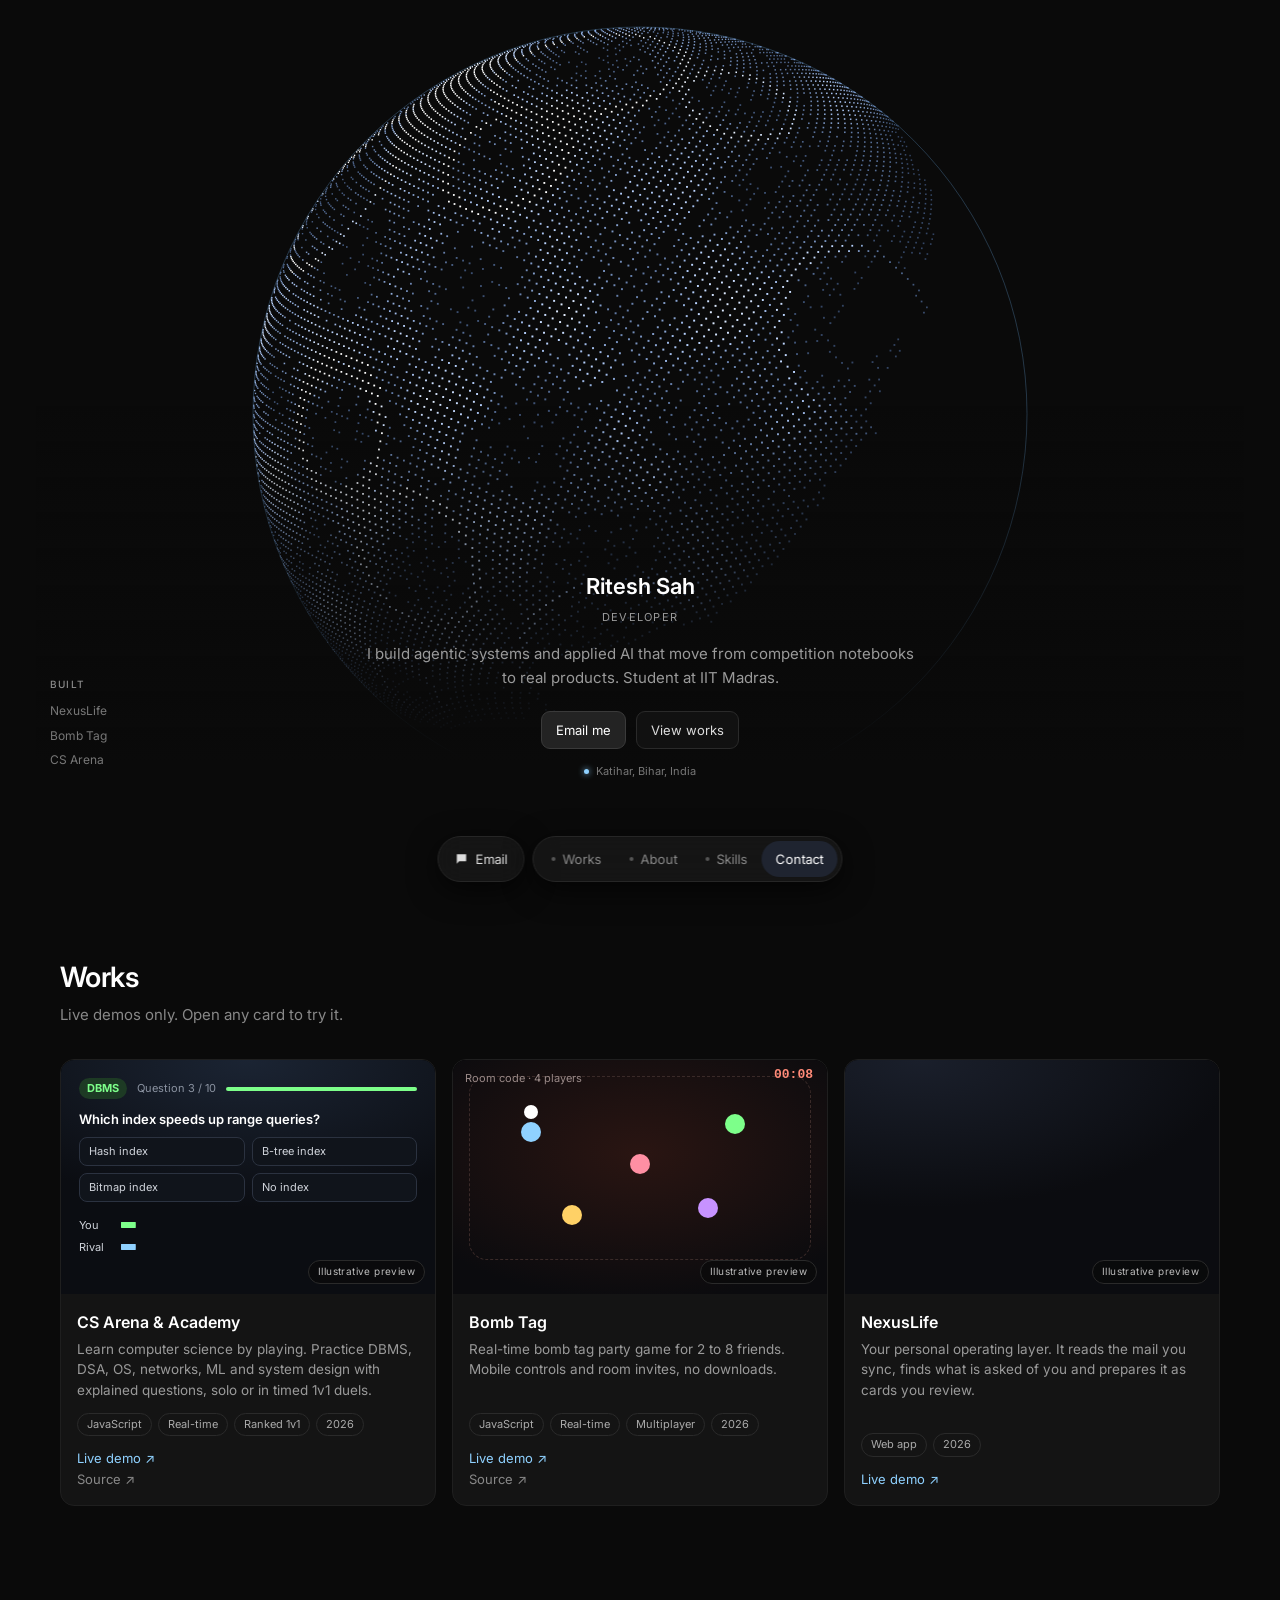
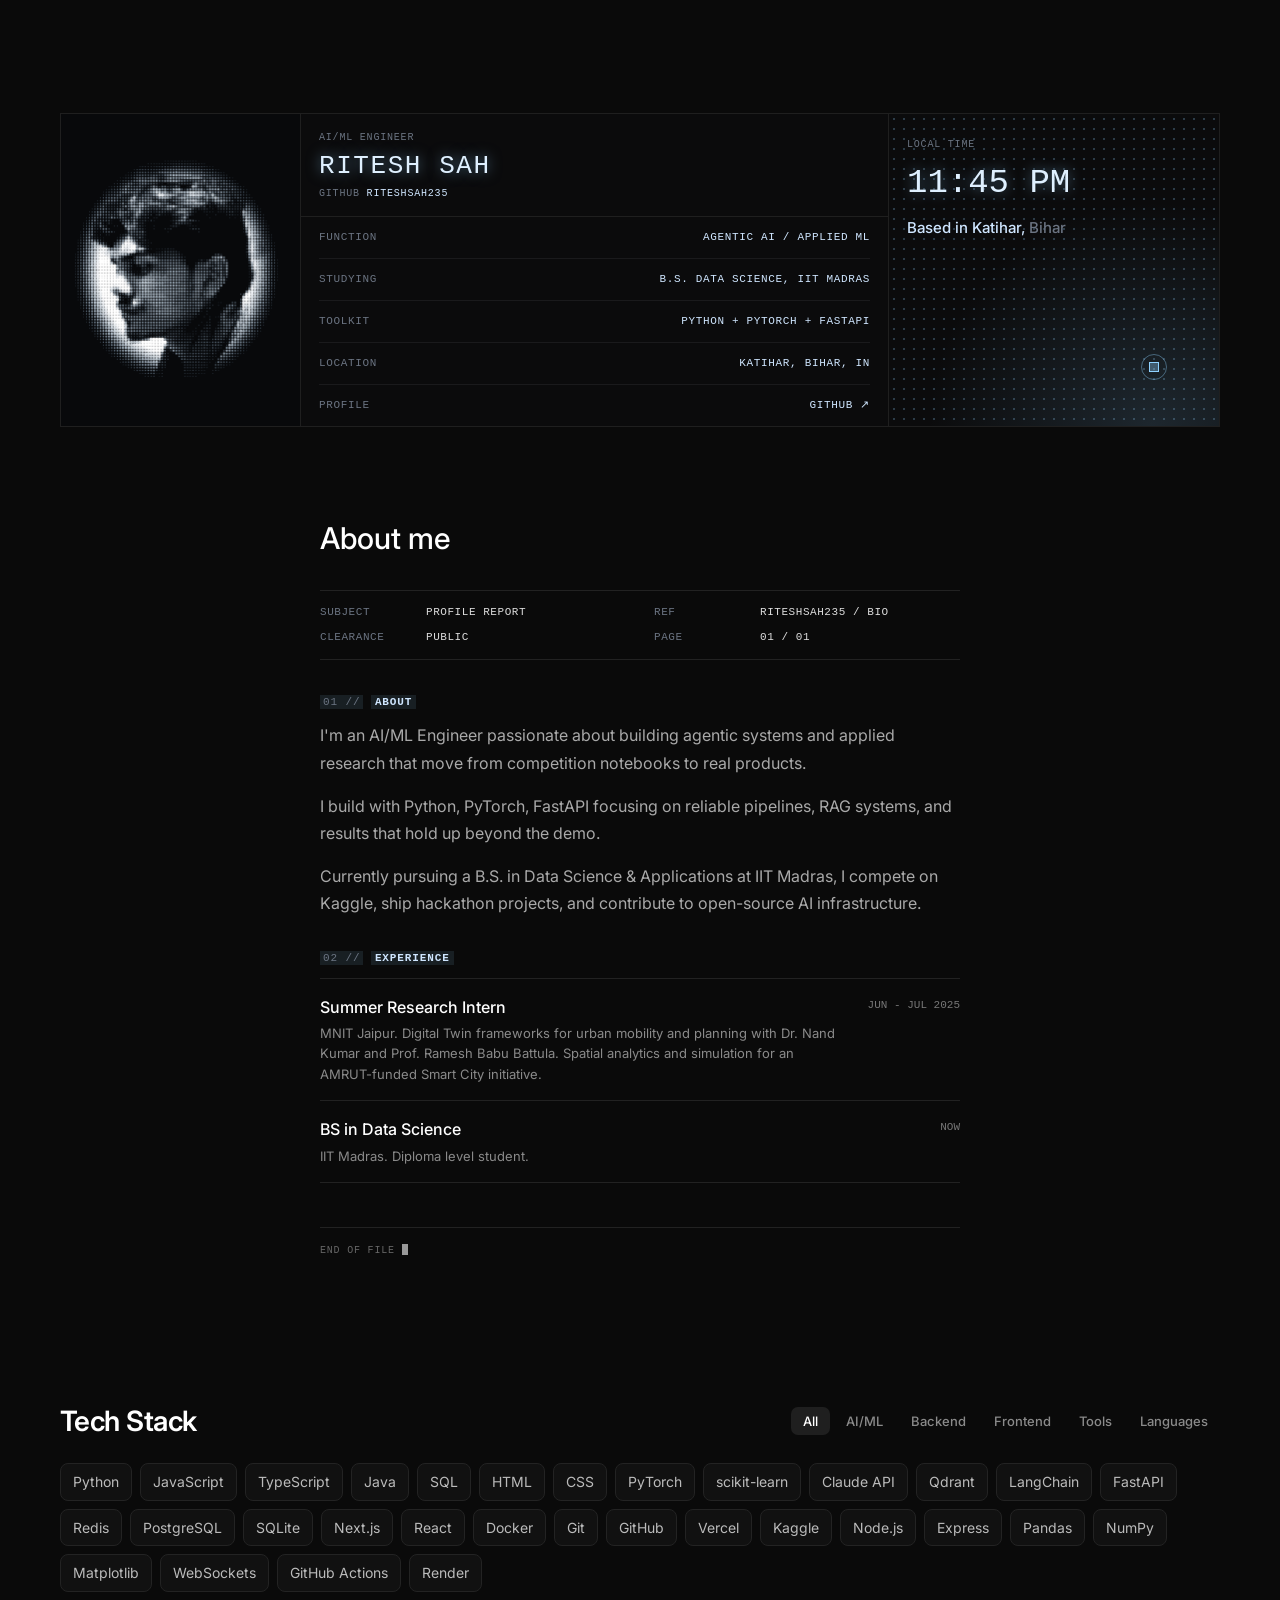
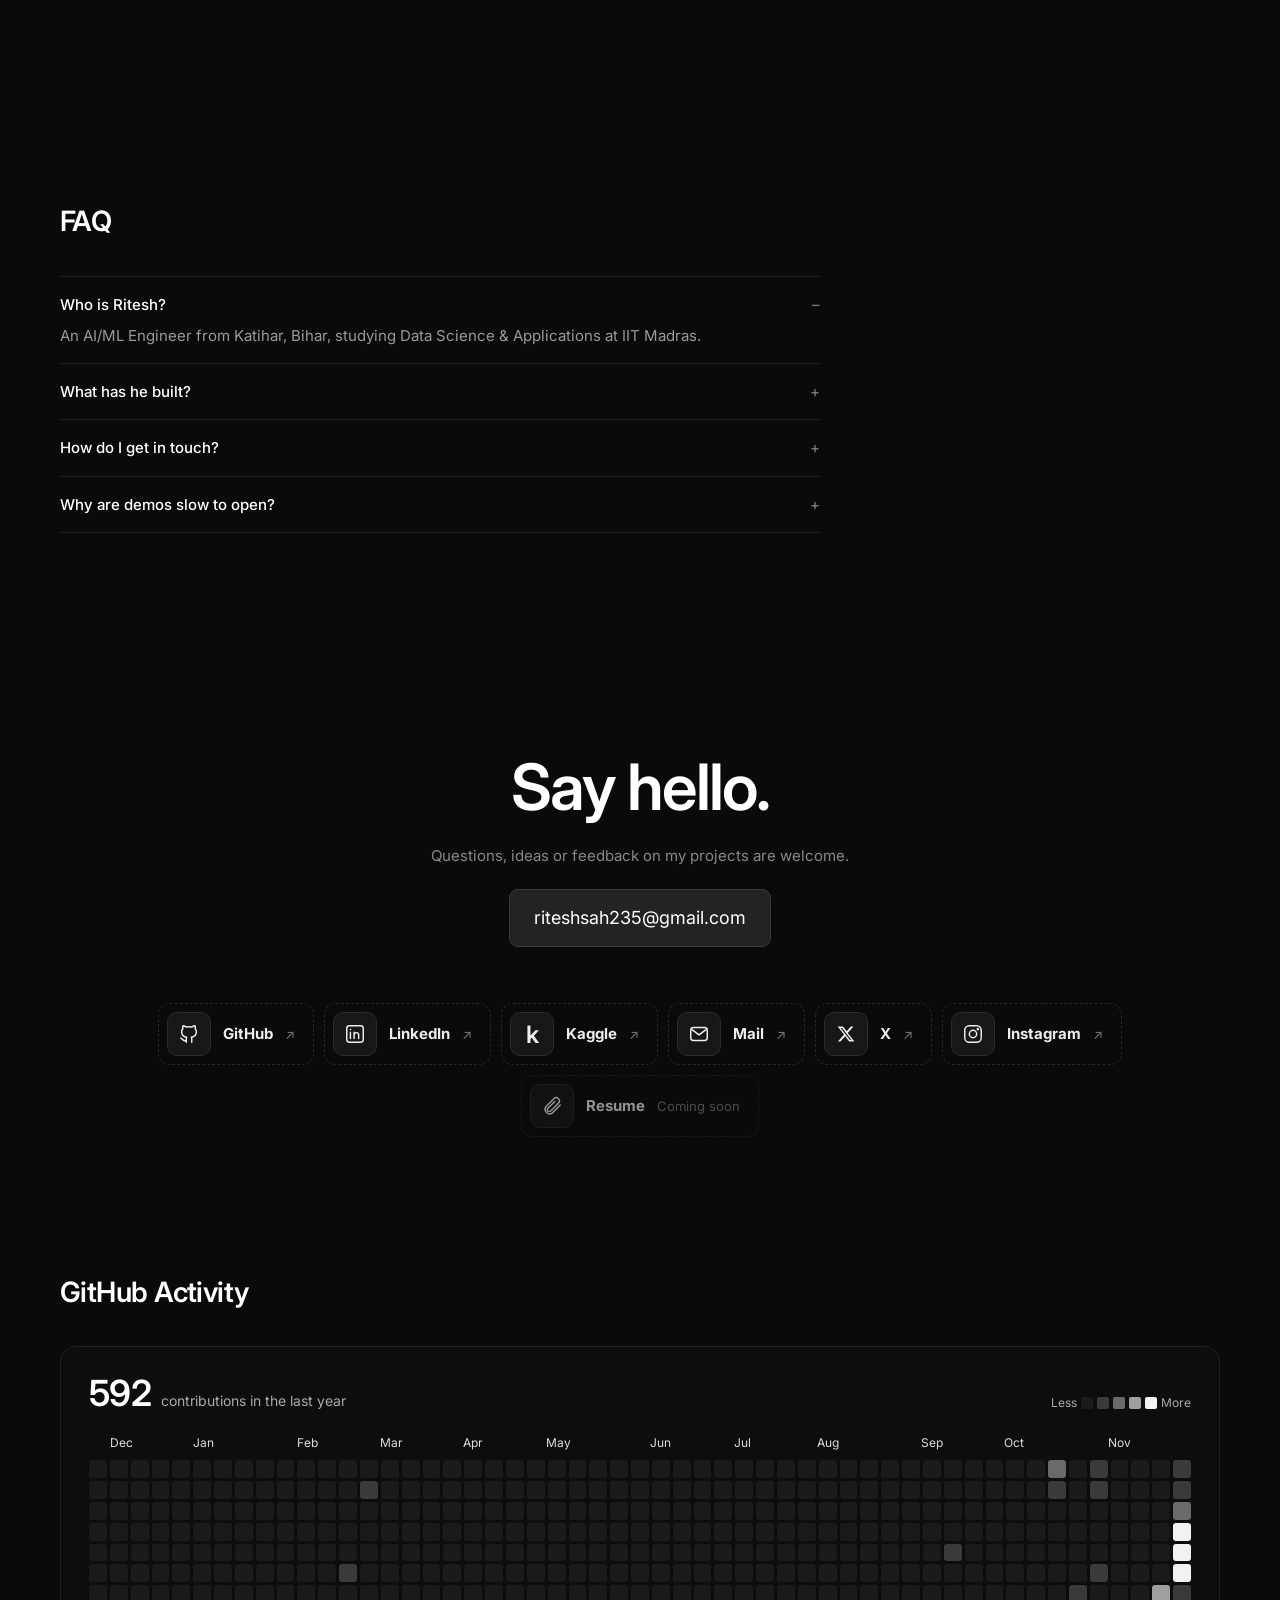
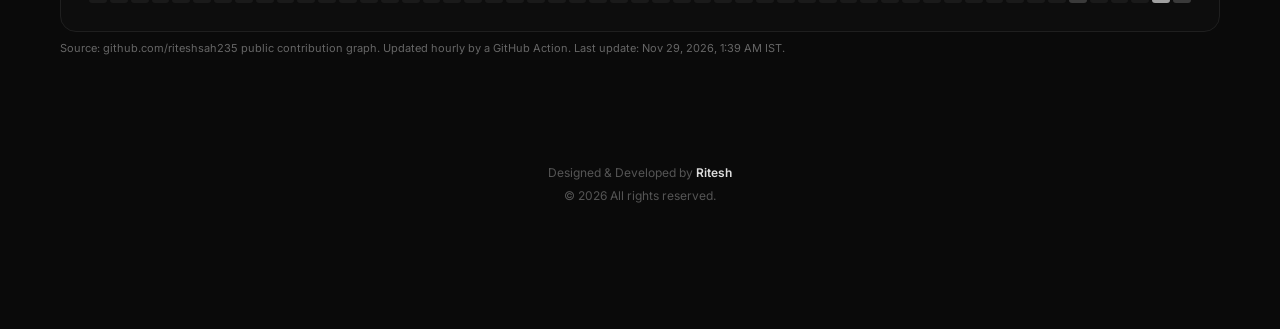
<file: index.html>
<!doctype html>
<html lang="en">
<head>
<meta charset="utf-8">
<meta name="viewport" content="width=device-width, initial-scale=1">
<title>Ritesh Sah, AI/ML Engineer</title>
<meta name="description" content="Ritesh Sah is an AI/ML Engineer building agentic systems and applied research. Live projects, tech stack, GitHub activity and contact.">
<meta property="og:title" content="Ritesh Sah, AI/ML Engineer">
<meta property="og:description" content="Learning by building. Improving by testing. Live projects, experience and contact.">
<link rel="preconnect" href="https://fonts.googleapis.com">
<link rel="preconnect" href="https://fonts.gstatic.com" crossorigin>
<link href="https://fonts.googleapis.com/css2?family=Inter:wght@400;500;600&display=swap" rel="stylesheet">
<link rel="stylesheet" href="assets/css/style.css">
</head>
<body>
<script>document.documentElement.classList.add("js")</script>

<section id="top" class="hero">
  <canvas id="moon" aria-hidden="true"></canvas>
  <div class="hero-text">
    <h1 style="--i:0">Ritesh Sah</h1>
    <p class="role" style="--i:1">AI/ML ENGINEER</p>
    <p class="lead" style="--i:2">I build agentic systems and applied AI that move from competition notebooks to real products. Student at IIT Madras.</p>
    <div class="cta" style="--i:3">
      <a class="btn primary" href="mailto:riteshsah235@gmail.com">Email me</a>
      <a class="btn" href="#works">View works</a>
    </div>
    <p class="avail" style="--i:4"><i></i>Katihar, Bihar, India</p>
  </div>
  <aside class="clients">
    <h6>BUILT</h6>
    <a href="https://nexuslife-dg8a.onrender.com/" target="_blank" rel="noopener">NexusLife</a><a href="https://bomb-tag-arena.onrender.com/" target="_blank" rel="noopener">Bomb Tag</a><a href="https://cs-arena-kz30.onrender.com/" target="_blank" rel="noopener">CS Arena</a>
  </aside>
</section>

<main>
<section id="works" class="works" data-reveal>
  <div class="sec-head"><h2>Works</h2><p>Live demos only. Open any card to try it.</p></div>
  <div class="grid">
    <article class="card" data-card>
      <a class="shot" href="https://cs-arena-kz30.onrender.com/" target="_blank" rel="noopener"><div class="viz v-cs" aria-hidden="true"><div class="vh"><b>DBMS</b><span>Question 3 / 10</span><i class="tmr"></i></div><p class="q">Which index speeds up range queries?</p><div class="opts"><div>Hash index</div><div class="c">B-tree index</div><div>Bitmap index</div><div>No index</div></div><div class="duel"><span>You</span><em class="b1"></em><span>Rival</span><em class="b2"></em></div></div><img class="cap" src="assets/images/cs-arena.jpg" alt="CS Arena and Academy home page" loading="lazy"><span class="vtag"><u>Illustrative preview</u><u>Demo capture</u></span></a>
      <div class="meta"><div><h3>CS Arena &amp; Academy</h3><p>Learn computer science by playing. Practice DBMS, DSA, OS, networks, ML and system design with explained questions, solo or in timed 1v1 duels.</p></div>
      <ul class="tags"><li>JavaScript</li><li>Real-time</li><li>Ranked 1v1</li><li>2026</li></ul>
      <a class="go" href="https://cs-arena-kz30.onrender.com/" target="_blank" rel="noopener">Live demo ↗</a> <a class="go alt" href="https://github.com/riteshsah235/cs-arena" target="_blank" rel="noopener">Source ↗</a></div>
    </article>
    <article class="card" data-card>
      <a class="shot" href="https://bomb-tag-arena.onrender.com/" target="_blank" rel="noopener"><div class="viz v-bt" aria-hidden="true"><div class="arena"><b class="p p1"></b><b class="p p2"></b><b class="p p3"></b><b class="p p4"></b><b class="p p5"></b><i class="bomb"></i></div><span class="room">Room code · 4 players</span><span class="clock">00:08</span></div><img class="cap" src="assets/images/bomb-tag.jpg" alt="Bomb Tag landing screen" loading="lazy"><span class="vtag"><u>Illustrative preview</u><u>Demo capture</u></span></a>
      <div class="meta"><div><h3>Bomb Tag</h3><p>Real-time bomb tag party game for 2 to 8 friends. Mobile controls and room invites, no downloads.</p></div>
      <ul class="tags"><li>JavaScript</li><li>Real-time</li><li>Multiplayer</li><li>2026</li></ul>
      <a class="go" href="https://bomb-tag-arena.onrender.com/" target="_blank" rel="noopener">Live demo ↗</a> <a class="go alt" href="https://github.com/riteshsah235/bomb-tag-arena" target="_blank" rel="noopener">Source ↗</a></div>
    </article>
    <article class="card" data-card>
      <a class="shot" href="https://nexuslife-dg8a.onrender.com/" target="_blank" rel="noopener"><div class="viz v-nx" aria-hidden="true"><div class="mail"><div class="m m1"><b></b><span></span></div><div class="m m2 hit"><b></b><span></span></div><div class="m m3"><b></b><span></span></div><div class="m m4"><b></b><span></span></div></div><div class="stack"><div class="k k1">Action found</div><div class="k k2">Ready to review</div></div></div><img class="cap" src="assets/images/nexuslife.jpg" alt="NexusLife home page" loading="lazy"><span class="vtag"><u>Illustrative preview</u><u>Demo capture</u></span></a>
      <div class="meta"><div><h3>NexusLife</h3><p>Your personal operating layer. It reads the mail you sync, finds what is asked of you and prepares it as cards you review.</p></div>
      <ul class="tags"><li>Web app</li><li>2026</li></ul>
      <a class="go" href="https://nexuslife-dg8a.onrender.com/" target="_blank" rel="noopener">Live demo ↗</a></div>
    </article>
  </div>
</section>

<section id="about" class="about" data-reveal>
  <div class="dossier">
    <canvas id="glyph" class="glyph" width="480" height="520" aria-hidden="true"></canvas>
    <div class="idc">
      <div class="idh"><div><span class="lbl">AI/ML ENGINEER</span><h2 class="idname">RITESH SAH</h2><span class="lbl">GITHUB <b>riteshsah235</b></span></div></div>
      <dl class="idrows">
        <div><dt>Function</dt><dd>Agentic AI / Applied ML</dd></div>
        <div><dt>Studying</dt><dd>B.S. Data Science, IIT Madras</dd></div>
        <div><dt>Toolkit</dt><dd>Python + PyTorch + FastAPI</dd></div>
        <div><dt>Location</dt><dd>Katihar, Bihar, IN</dd></div>
        <div><dt>Profile</dt><dd><a href="https://github.com/riteshsah235" target="_blank" rel="noopener">GitHub ↗</a></dd></div>
      </dl>
    </div>
    <div class="locc"><span class="lbl">LOCAL TIME</span><p class="clock2" id="lt">--:--</p><p class="where">Based in Katihar, <span>Bihar</span></p><i class="pin"></i></div>
  </div>
  <div class="memo">
    <h2>About me</h2>
    <dl class="meta2"><div><dt>Subject</dt><dd>Profile report</dd></div><div><dt>Ref</dt><dd>riteshsah235 / bio</dd></div><div><dt>Clearance</dt><dd>Public</dd></div><div><dt>Page</dt><dd>01 / 01</dd></div></dl>
    <p class="sec"><i>01 //</i> <b>ABOUT</b></p>
    <div class="prose">
      <p>I'm an AI/ML Engineer passionate about building agentic systems and applied research that move from competition notebooks to real products.</p>
      <p>I build with Python, PyTorch, FastAPI focusing on reliable pipelines, RAG systems, and results that hold up beyond the demo.</p>
      <p>Currently pursuing a B.S. in Data Science &amp; Applications at IIT Madras, I compete on Kaggle, ship hackathon projects, and contribute to open-source AI infrastructure.</p>
    </div>
    <p class="sec"><i>02 //</i> <b>EXPERIENCE</b></p>
    <div class="tl">
      <div class="tr"><div><h4>Summer Research Intern</h4><p>MNIT Jaipur. Digital Twin frameworks for urban mobility and planning with Dr. Nand Kumar and Prof. Ramesh Babu Battula. Spatial analytics and simulation for an AMRUT-funded Smart City initiative.</p></div><span>JUN - JUL 2025</span></div>
      <div class="tr"><div><h4>BS in Data Science</h4><p>IIT Madras. Diploma level student.</p></div><span>NOW</span></div>
    </div>
    <p class="eof">END OF FILE <i></i></p>
  </div>
</section>

<section id="skills" class="stack-sec" data-reveal>
  <div class="stack-head"><h2>Tech Stack</h2>
    <div class="filters" role="tablist"><button class="on" data-f="all">All</button><button data-f="ai">AI/ML</button><button data-f="backend">Backend</button><button data-f="frontend">Frontend</button><button data-f="tools">Tools</button><button data-f="lang">Languages</button></div></div>
  <div class="chips"><span class="chip" data-g="lang">Python</span><span class="chip" data-g="lang">JavaScript</span><span class="chip" data-g="lang">TypeScript</span><span class="chip" data-g="lang">Java</span><span class="chip" data-g="lang">SQL</span><span class="chip" data-g="lang">HTML</span><span class="chip" data-g="lang">CSS</span><span class="chip" data-g="ai">PyTorch</span><span class="chip" data-g="ai">scikit-learn</span><span class="chip" data-g="ai">Claude API</span><span class="chip" data-g="ai backend">Qdrant</span><span class="chip" data-g="ai">LangChain</span><span class="chip" data-g="backend">FastAPI</span><span class="chip" data-g="backend">Redis</span><span class="chip" data-g="backend">PostgreSQL</span><span class="chip" data-g="backend">SQLite</span><span class="chip" data-g="frontend">Next.js</span><span class="chip" data-g="frontend">React</span><span class="chip" data-g="tools">Docker</span><span class="chip" data-g="tools">Git</span><span class="chip" data-g="tools">GitHub</span><span class="chip" data-g="tools">Vercel</span><span class="chip" data-g="tools ai">Kaggle</span><span class="chip" data-g="backend">Node.js</span><span class="chip" data-g="backend">Express</span><span class="chip" data-g="ai">Pandas</span><span class="chip" data-g="ai">NumPy</span><span class="chip" data-g="ai">Matplotlib</span><span class="chip" data-g="backend">WebSockets</span><span class="chip" data-g="tools">GitHub Actions</span><span class="chip" data-g="tools">Render</span></div>
</section>

<section id="faq" class="faq" data-reveal>
  <div class="sec-head"><h2>FAQ</h2></div>
  <details open><summary>Who is Ritesh?</summary><p>An AI/ML Engineer from Katihar, Bihar, studying Data Science &amp; Applications at IIT Madras.</p></details>
  <details><summary>What has he built?</summary><p>CS Arena, Bomb Tag, NexusLife and a browser embedding workbench. Each card in Works opens its live demo.</p></details>
  <details><summary>How do I get in touch?</summary><p>Email riteshsah235@gmail.com or message him on LinkedIn, X or Instagram.</p></details>
  <details><summary>Why are demos slow to open?</summary><p>Some demos run on free hosting and sleep when idle. The first load can take a moment.</p></details>
</section>

<section id="contact" class="contact" data-reveal>
  <h2>Say hello.</h2>
  <p>Questions, ideas or feedback on my projects are welcome.</p>
  <a class="btn primary big" href="mailto:riteshsah235@gmail.com">riteshsah235@gmail.com</a>
<div class="tiles"><a class="tile" href="https://github.com/riteshsah235" target="_blank" rel="noopener"><span class="ic"><svg viewBox="0 0 24 24" width="22" height="22" fill="none" stroke="currentColor" stroke-width="1.6" stroke-linecap="round" stroke-linejoin="round"><path d="M9 19c-4 1.5-4-2-6-2.5M15 21v-3.5c0-1 .1-1.400-.5-2 2.800-.3 5.500-1.400 5.500-6a4.600 4.600 0 0 0-1.300-3.200 4.200 4.200 0 0 0-.1-3.200s-1.100-.3-3.500 1.300a12 12 0 0 0-6.200 0C6.500 2.800 5.400 3.100 5.400 3.100a4.200 4.200 0 0 0-.1 3.200A4.600 4.600 0 0 0 4 9.500c0 4.600 2.700 5.700 5.500 6-.6.600-.6 1.200-.5 2V21"/></svg></span><b>GitHub</b><em>↗</em></a><a class="tile" href="https://www.linkedin.com/in/ritesh-sah-0901a62a1/" target="_blank" rel="noopener"><span class="ic"><svg viewBox="0 0 24 24" width="22" height="22" fill="none" stroke="currentColor" stroke-width="1.6" stroke-linecap="round"><path d="M7 10v7M7 7v.01M11 17v-4a2.500 2.500 0 0 1 5 0v4M11 10v7"/><rect x="3" y="3" width="18" height="18" rx="3"/></svg></span><b>LinkedIn</b><em>↗</em></a><a class="tile" href="https://www.kaggle.com/riteshkanti" target="_blank" rel="noopener"><span class="ic"><span style="font:600 24px Inter">k</span></span><b>Kaggle</b><em>↗</em></a><a class="tile" href="mailto:riteshsah235@gmail.com" target="_blank" rel="noopener"><span class="ic"><svg viewBox="0 0 24 24" width="22" height="22" fill="none" stroke="currentColor" stroke-width="1.6" stroke-linejoin="round"><rect x="3" y="5" width="18" height="14" rx="3"/><path d="m4 7 8 6 8-6"/></svg></span><b>Mail</b><em>↗</em></a><a class="tile" href="https://x.com/riteshsah235" target="_blank" rel="noopener"><span class="ic"><svg viewBox="0 0 24 24" width="20" height="20" fill="currentColor"><path d="M17.800 3h3.100l-6.800 7.700L22 21h-6.200l-4.800-6.300L5.400 21H2.300l7.300-8.300L2 3h6.400l4.400 5.800zm-1.100 16.200h1.700L7.400 4.700H5.600z"/></svg></span><b>X</b><em>↗</em></a><a class="tile" href="https://www.instagram.com/ritesh_kanti" target="_blank" rel="noopener"><span class="ic"><svg viewBox="0 0 24 24" width="22" height="22" fill="none" stroke="currentColor" stroke-width="1.6"><rect x="3" y="3" width="18" height="18" rx="5"/><circle cx="12" cy="12" r="4"/><circle cx="17.300" cy="6.700" r=".6" fill="currentColor"/></svg></span><b>Instagram</b><em>↗</em></a><span class="tile soon" aria-disabled="true"><span class="ic"><svg viewBox="0 0 24 24" width="22" height="22" fill="none" stroke="currentColor" stroke-width="1.6" stroke-linecap="round" stroke-linejoin="round"><path d="m21 11-8.500 8.500a5 5 0 0 1-7-7L14 4a3.500 3.500 0 0 1 5 5l-8.500 8.500a2 2 0 0 1-3-3L15 7"/></svg></span><b>Resume</b><em>Coming soon</em></span></div>
</section>
<section id="activity" class="activity" data-reveal>
  <div class="sec-head"><h2>GitHub Activity</h2></div>
  <div class="panel">
    <div class="heat-top"><p class="stat"><b id="totalnum">-</b><span id="total">Loading contributions from GitHub...</span></p><span class="legend">Less <i class="l0"></i><i class="l1"></i><i class="l2"></i><i class="l3"></i><i class="l4"></i> More</span></div>
    <div class="blocks" id="blocks" aria-label="GitHub contributions in the last year"></div>
  </div>
  <p class="src" id="src"></p>
</section>
</main>
<footer class="foot"><p>Designed &amp; Developed by <strong>Ritesh</strong></p><p>© 2026 All rights reserved.</p></footer>

<nav class="dock" aria-label="Sections">
  <a class="ask" href="mailto:riteshsah235@gmail.com"><svg width="14" height="14" viewBox="0 0 24 24" fill="currentColor"><path d="M4 4h16v12H8l-4 4z"/></svg>Email</a>
  <div class="pill"><span class="ind" aria-hidden="true"></span>
    <a href="#works" data-s="works"><i></i>Works</a><a href="#about" data-s="about"><i></i>About</a><a href="#skills" data-s="skills"><i></i>Skills</a><a href="#contact" data-s="contact">Contact</a>
  </div>
</nav>
<script src="assets/js/app.js"></script>
</body>
</html>
</file>
<file: assets/css/style.css>
*{box-sizing:border-box;margin:0}
html{scroll-behavior:smooth;background:#0a0a0a}
body{background:#0a0a0a;color:#e8e8e8;font:400 15px/1.55 Inter,system-ui,sans-serif;-webkit-font-smoothing:antialiased}
a{color:inherit;text-decoration:none}
.top{position:absolute;right:18px;top:14px;z-index:5;font-size:11px;color:#777;letter-spacing:.06em}
.hero{position:relative;min-height:100svh;display:flex;flex-direction:column;align-items:center;justify-content:flex-end;overflow:hidden;padding:0 20px 120px}
#moon{position:absolute;left:50%;top:0;transform:translateX(-50%);width:min(900px,120vw);height:min(900px,120vw);pointer-events:none}
.hero-text{position:relative;text-align:center;max-width:560px;margin-top:40vh}
h1{font-size:22px;font-weight:600;color:#fff}
.role{font-size:11px;letter-spacing:.12em;color:#9a9a9a;margin:6px 0 16px;transition:opacity .18s ease}.role.blink{opacity:0}
.lead{color:#9a9a9a;font-size:15px}
.cta{display:flex;gap:10px;justify-content:center;margin:22px 0 14px}
.btn{display:inline-flex;align-items:center;padding:8px 14px;border-radius:9px;border:1px solid #2a2a2a;background:#111;font-size:13px;color:#ddd;transition:.2s}
.btn:hover{border-color:#555;color:#fff}
.btn.primary{background:#232323;border-color:#3a3a3a;color:#fff}
.btn.big{font-size:18px;padding:14px 24px;margin:22px 0}
.avail{font-size:11px;color:#777;display:flex;gap:7px;align-items:center;justify-content:center}
.avail i{width:5px;height:5px;border-radius:50%;background:#8fd1ff;box-shadow:0 0 6px #8fd1ff}
.clients{position:absolute;left:14px;bottom:130px;font-size:12px;display:flex;flex-direction:column;gap:6px}
.clients h6,.stack h6{font-size:10px;letter-spacing:.12em;color:#8a8a8a;font-weight:500;margin-bottom:4px}
.clients a{color:#777}.clients a:hover{color:#fff}
section{max-width:1240px;margin:0 auto;padding:80px 16px}
.sec-head{margin-bottom:28px}
.sec-head h2{font-size:28px;font-weight:600;letter-spacing:-.02em;color:#fff}
.sec-head p{color:#888;margin-top:4px}
.grid{display:grid;grid-template-columns:repeat(3,1fr);gap:16px}
.card{display:flex;flex-direction:column;background:#141414;border:1px solid #1f1f1f;border-radius:14px;overflow:hidden;transition:.25s}
.card:hover{border-color:#333;transform:translateY(-2px)}
.shot{display:block;overflow:hidden;background:#000;aspect-ratio:16/10}
.tall .shot{aspect-ratio:16/12}
.shot img{width:100%;height:100%;object-fit:cover;object-position:top;display:block;transition:transform .6s}
.card:hover .shot img{transform:scale(1.04)}
.meta{padding:16px}
.meta h3{font-size:16px;color:#fff;font-weight:600}
.meta p{color:#9a9a9a;font-size:13.5px;margin-top:4px}
.tags{list-style:none;padding:0;display:flex;flex-wrap:wrap;gap:6px;margin:12px 0}
.tags li{font-size:11px;color:#aaa;border:1px solid #2a2a2a;border-radius:99px;padding:2px 9px}
.go{font-size:13px;color:#8fd1ff;margin-right:12px}.go.alt{color:#888}.go:hover{color:#fff}
.quote{padding:22px;background:linear-gradient(160deg,#1b1530,#12121c)}
.quote .qm{font-size:44px;line-height:1;color:#fff}
.quote p{font-size:18px;color:#f0f0f0;margin:6px 0 20px}
.quote footer{display:flex;align-items:center;gap:8px;font-size:12px;color:#aaa}
.quote img{width:24px;height:24px;border-radius:50%;object-fit:cover}.quote b{color:#fff}
.more{margin-top:10px;color:#888;font-size:13px}.more a{color:#ccc;text-decoration:underline}
.about-grid{display:grid;grid-template-columns:320px 1fr;gap:40px;align-items:start}
.photo{width:100%;aspect-ratio:4/5;object-fit:cover;border-radius:14px;border:1px solid #222;filter:grayscale(.15)}
.big{margin-bottom:34px}.big p{font-size:20px;line-height:1.45;color:#eee;letter-spacing:-.01em;margin-bottom:16px}.big p+p{color:#a8a8a8;font-size:17px}
.row{display:grid;grid-template-columns:90px 1fr;gap:16px;padding:18px 0;border-top:1px solid #1f1f1f}
.row span{color:#777;font-size:13px}.row h4{color:#fff;font-weight:500;font-size:16px}.row p{color:#9a9a9a;margin-top:4px;font-size:14px}
.svc{display:grid;grid-template-columns:repeat(4,1fr);gap:14px}
.svc div{background:#141414;border:1px solid #1f1f1f;border-radius:14px;padding:20px}
.svc span{font-size:12px;color:#777}.svc h3{margin:28px 0 6px;color:#fff;font-size:17px;font-weight:600}.svc p{color:#9a9a9a;font-size:13.5px}
.stack{margin-top:30px}.stack p{color:#aaa;font-size:14px}
.faq{max-width:800px}
details{border-top:1px solid #1f1f1f;padding:16px 0}details:last-child{border-bottom:1px solid #1f1f1f}
summary{cursor:pointer;color:#fff;font-weight:500;list-style:none;display:flex;justify-content:space-between}
summary::after{content:"+";color:#777}details[open] summary::after{content:"–"}
details p{color:#9a9a9a;margin-top:8px}
.contact{text-align:center;padding:100px 16px 140px}
.contact h2{font-size:clamp(34px,6vw,64px);letter-spacing:-.03em;color:#fff;font-weight:600}
.contact p{color:#888;margin-top:8px}
.links{display:flex;gap:18px;justify-content:center;flex-wrap:wrap;color:#999;font-size:14px}.links a:hover{color:#fff}
.foot{text-align:center;color:#555;font-size:12px;padding:0 0 110px}
.dock{position:fixed;left:50%;bottom:18px;transform:translateX(-50%);display:flex;gap:8px;z-index:20}
.ask,.pill{background:rgba(24,24,24,.8);backdrop-filter:blur(14px);border:1px solid #262626;border-radius:99px;box-shadow:0 8px 30px #000a}
.ask{display:flex;align-items:center;gap:7px;padding:0 16px;font-size:13px;color:#ddd}
.pill{display:flex;padding:4px}
.pill a{display:flex;align-items:center;gap:7px;padding:8px 14px;border-radius:99px;font-size:13px;color:#8a8a8a;transition:.2s}
.pill a i{width:4px;height:4px;border-radius:50%;background:#555}
.pill a.on{background:#1f2430;color:#fff}.pill a.on i{background:#8fd1ff}
.pill a:hover{color:#fff}
@media(max-width:820px){
 
 .svc{grid-template-columns:1fr 1fr}.clients{display:none}
 .hero-text{margin-top:46vh}.row{grid-template-columns:1fr;gap:4px}
 .pill a{padding:8px 9px;font-size:12px}.pill a i{display:none}.ask{padding:0 12px}
}
@media(max-width:480px){.svc{grid-template-columns:1fr}.grid{columns:1}}
.hero::after{content:"";position:absolute;left:0;right:0;bottom:0;height:55%;background:linear-gradient(to bottom,transparent,#0a0a0a 72%);pointer-events:none}
.hero-text,.clients{z-index:2}
@media(max-width:820px){.hero{padding-bottom:140px}}

.meta{display:flex;flex-direction:column;flex:1}.meta .tags{margin-top:auto;padding-top:12px}.quote{justify-content:space-between}
@media(max-width:900px){.grid{grid-template-columns:1fr 1fr}}@media(max-width:560px){.grid{grid-template-columns:1fr}}
.quote{grid-column:span 3}@media(max-width:900px){.quote{grid-column:span 1}}

.stack-sec{padding-top:40px}
.stack-head{display:flex;justify-content:space-between;align-items:center;gap:14px;flex-wrap:wrap;margin-bottom:20px}
.stack-head h2,.activity h2{font-size:28px;font-weight:600;letter-spacing:-.02em;color:#fff}
.filters{display:flex;gap:4px;flex-wrap:wrap}
.filters button{background:none;border:0;color:#8a8a8a;font:500 13px Inter,sans-serif;padding:6px 12px;border-radius:7px;cursor:pointer}
.filters button.on{background:#1f1f1f;color:#fff}.filters button:hover{color:#fff}
.chips{display:flex;flex-wrap:wrap;gap:8px}
.chip{border:1px solid #232323;background:#111;border-radius:8px;padding:7px 12px;font-size:14px;color:#bbb}
.chip.off{display:none}
.activity{padding-top:30px}
.heat-wrap{overflow-x:auto;padding-bottom:6px}
.months{position:relative;height:18px;font-size:12px;color:#ddd;min-width:760px}
.months span{position:absolute;top:0}
.heat{display:grid;grid-template-rows:repeat(7,1fr);grid-auto-flow:column;grid-auto-columns:12px;gap:3px;min-width:760px;margin-top:6px}
.heat i{width:12px;height:12px;border-radius:2px;background:#1a1a1a}
.heat i.l1,.legend i.l1{background:#3a3a3a}.heat i.l2,.legend i.l2{background:#6a6a6a}.heat i.l3,.legend i.l3{background:#a0a0a0}.heat i.l4,.legend i.l4{background:#f2f2f2}
.heat-foot{display:flex;justify-content:space-between;align-items:center;gap:10px;flex-wrap:wrap;font-size:13px;color:#aaa;margin-top:14px}
.legend{display:flex;align-items:center;gap:4px}.legend i{width:12px;height:12px;border-radius:2px;background:#1a1a1a;display:inline-block}
.src{font-size:11px;color:#666;margin-top:6px}

.tiles{display:flex;flex-wrap:wrap;gap:10px;justify-content:center;margin-top:34px}
.tile{display:flex;align-items:center;gap:12px;padding:8px 18px 8px 8px;border:1px dashed #262626;border-radius:12px;color:#eee;font-size:15px;transition:.2s}
.tile .ic{width:44px;height:44px;border-radius:10px;border:1px solid #2c2c2c;background:#171717;display:grid;place-items:center}
.tile em{font-style:normal;color:#777;font-size:13px}
a.tile:hover{border-color:#555;background:#111}
.tile.soon{opacity:.6;cursor:default}
.foot p{margin:2px 0}.foot strong{color:#ddd;font-weight:600}

/* ---- layout rhythm ---- */
:root{--wrap:1160px;--gut:24px;--sp:104px}
section{max-width:calc(var(--wrap) + var(--gut)*2);padding:var(--sp) var(--gut);margin:0 auto}
.hero{padding:0 20px 120px}
.works{padding-top:56px}
.sec-head{margin-bottom:32px}
.faq{max-width:calc(var(--wrap) + var(--gut)*2)}
.faq details,.faq .sec-head{max-width:760px}
.contact{padding-bottom:var(--sp)}
.foot{padding:0 0 120px;line-height:1.7}
.card,.tile{will-change:transform}
.card{position:relative}
.card::before{content:"";position:absolute;inset:0;border-radius:inherit;pointer-events:none;opacity:0;transition:opacity .3s;background:radial-gradient(260px circle at var(--mx,50%) var(--my,50%),rgba(143,209,255,.10),transparent 70%);z-index:1}
.card:hover::before{opacity:1}
.pill{position:relative}.pill a{position:relative;z-index:1}
.pill a.on{background:none}
.ind{position:absolute;top:4px;bottom:4px;left:0;width:0;border-radius:99px;background:#1f2430;transition:transform .45s cubic-bezier(.32,.72,0,1),width .45s cubic-bezier(.32,.72,0,1);z-index:0}
/* ---- motion ---- */
.js [data-reveal]>*,.js .grid>.card{opacity:0;transform:translateY(22px);transition:opacity .8s cubic-bezier(.22,.8,.2,1),transform .8s cubic-bezier(.22,.8,.2,1);transition-delay:calc(var(--i,0)*70ms)}
.js [data-reveal].in>*,.js .grid.in>.card{opacity:1;transform:none}
.js .hero-text>*,.js .clients{opacity:0;animation:rise .9s cubic-bezier(.22,.8,.2,1) forwards;animation-delay:calc(.25s + var(--i,0)*.1s)}
.js #moon{opacity:0;animation:moonin 1.8s ease .05s forwards}
@keyframes rise{from{opacity:0;transform:translateY(18px)}to{opacity:1;transform:none}}
@keyframes moonin{from{opacity:0;transform:translateX(-50%) scale(.94)}to{opacity:1;transform:translateX(-50%) scale(1)}}
.heat i{transition:opacity .5s;}
.js .heat i{opacity:0}.js .heat.in i{opacity:1;transition-delay:calc(var(--c,0)*9ms)}
.chip{transition:opacity .3s,transform .3s,border-color .2s}.chip:hover{border-color:#444;color:#fff;transform:translateY(-1px)}
.btn:active,.tile:active{transform:scale(.98)}
@media (max-width:820px){:root{--sp:68px;--gut:18px}.works{padding-top:32px}.foot{padding-bottom:110px}}
@media (prefers-reduced-motion:reduce){
 html{scroll-behavior:auto}
 .js [data-reveal]>*,.js .grid>.card,.js .hero-text>*,.js .clients,.js #moon,.js .heat i{opacity:1!important;transform:none!important;animation:none!important;transition:none!important}
 #moon{transform:translateX(-50%)!important}
}
@media (max-width:820px){.hero{padding-bottom:40px}.works{padding-top:24px}}

.heat{grid-template-columns:repeat(var(--cols,53),1fr);grid-auto-columns:unset;grid-auto-flow:row;grid-template-rows:none;gap:3px;min-width:760px}
.heat{grid-auto-flow:column;grid-template-rows:repeat(7,auto);grid-template-columns:repeat(var(--cols,53),minmax(0,1fr))}
.heat i{width:auto;height:auto;aspect-ratio:1;border-radius:3px}
.months{min-width:760px}
.heat-wrap{padding-bottom:0}
.heat-foot{margin-top:16px}.src{margin-top:8px}
html{scroll-padding-bottom:110px}
@media (max-width:820px){.heat{min-width:0;gap:3px}.months{min-width:0}.heat i{border-radius:1.5px}.heat-wrap{overflow:visible}}

/* activity panel */
.panel{border:1px solid #1f1f1f;border-radius:16px;padding:28px;background:#0d0d0d}
.heat-top{display:flex;justify-content:space-between;align-items:flex-end;gap:12px;flex-wrap:wrap;margin-bottom:22px}
.stat{display:flex;align-items:baseline;gap:10px;margin:0;color:#aaa;font-size:14px}
.stat b{font-size:36px;font-weight:600;letter-spacing:-.02em;color:#fff;line-height:1}
.legend{font-size:12px;color:#aaa}
.heat-foot{display:none}
.blocks{display:flex;flex-direction:column;gap:18px}
.heat{min-width:0}
.heat i[data-tip]{cursor:default}.heat i[data-tip]:hover{outline:1px solid #fff;outline-offset:1px}
.tip{position:fixed;z-index:50;pointer-events:none;opacity:0;transition:opacity .12s;background:#fff;color:#0a0a0a;font-size:12px;font-weight:500;padding:6px 10px;border-radius:8px;white-space:nowrap}
.months{min-width:0;height:20px;font-size:12px}
@media (max-width:820px){.panel{padding:18px}.stat b{font-size:30px}.heat{gap:3px}.heat i{border-radius:2px}.months{font-size:11px}}

/* animated project previews (illustrative, CSS only) */
.shot{position:relative}
.viz{position:absolute;inset:0;padding:18px;display:flex;flex-direction:column;gap:10px;font-size:11px;color:#cfd3da;background:radial-gradient(120% 90% at 50% 0%,#1b2433,#0b0d12 70%);overflow:hidden}
.viz *{animation-play-state:paused}
.grid.in .viz *{animation-play-state:running}
.shot img.cap{position:absolute;inset:0;opacity:0;transition:opacity .4s}
.card:hover .shot img.cap{opacity:1;transform:none}
.vtag{position:absolute;left:10px;bottom:10px;z-index:2;font-size:10px;letter-spacing:.04em;background:rgba(10,10,10,.75);border:1px solid #2a2a2a;border-radius:99px;padding:3px 9px;color:#bbb}
.vtag u{text-decoration:none}.vtag u+u{display:none}
.card:hover .vtag u{display:none}.card:hover .vtag u+u{display:inline}
/* CS Arena */
.v-cs .vh{display:flex;align-items:center;gap:10px}.v-cs .vh b{background:#1d3a24;color:#7dff8a;border-radius:99px;padding:2px 8px}.v-cs .vh span{color:#8b93a1}
.tmr{flex:1;height:4px;border-radius:9px;background:#222;position:relative;overflow:hidden}.tmr::after{content:"";position:absolute;inset:0;background:#7dff8a;transform-origin:left;animation:tm 8s linear infinite}
@keyframes tm{from{transform:scaleX(1)}to{transform:scaleX(0)}}
.v-cs .q{margin:2px 0 0;font-size:14px;font-weight:600;color:#fff}
.opts{display:grid;grid-template-columns:1fr 1fr;gap:7px}.opts div{border:1px solid #2b3240;border-radius:8px;padding:7px 9px;background:#10141b}
.opts .c{animation:pick 8s infinite}
@keyframes pick{0%,38%{border-color:#2b3240;background:#10141b;color:#cfd3da}45%,92%{border-color:#4ade80;background:#12301d;color:#eaffef}100%{border-color:#2b3240;background:#10141b}}
.duel{display:grid;grid-template-columns:34px 1fr;gap:6px 8px;align-items:center;margin-top:auto;padding-bottom:30px}
.duel em{height:6px;border-radius:9px;background:#7dff8a;transform-origin:left;transform:scaleX(.05);display:block}
.duel .b1{animation:b1 8s infinite}.duel .b2{background:#8fd1ff;animation:b2 8s infinite}
@keyframes b1{0%{transform:scaleX(.05)}50%{transform:scaleX(.7)}95%,100%{transform:scaleX(.82)}}
@keyframes b2{0%{transform:scaleX(.05)}60%{transform:scaleX(.45)}95%,100%{transform:scaleX(.6)}}
/* Bomb Tag */
.v-bt{background:radial-gradient(100% 90% at 50% 40%,#2a1512,#0b0b0e 70%);align-items:center;justify-content:center}
.arena{position:absolute;inset:16px 16px 34px;border:1px dashed #3a2a28;border-radius:18px}
.p{position:absolute;width:20px;height:20px;border-radius:50%;margin:-10px 0 0 -10px}
.p1{background:#8fd1ff;left:18%;top:30%;animation:d1 6s ease-in-out infinite}
.p2{background:#7dff8a;left:78%;top:26%;animation:d2 7s ease-in-out infinite}
.p3{background:#ffd166;left:30%;top:76%;animation:d3 6.5s ease-in-out infinite}
.p4{background:#c792ff;left:70%;top:72%;animation:d1 7.5s ease-in-out infinite reverse}
.p5{background:#ff8fa3;left:50%;top:48%;animation:d2 5.5s ease-in-out infinite reverse}
@keyframes d1{50%{transform:translate(16px,12px)}}@keyframes d2{50%{transform:translate(-14px,16px)}}@keyframes d3{50%{transform:translate(12px,-14px)}}
.bomb{position:absolute;width:14px;height:14px;border-radius:50%;background:#fff;box-shadow:0 0 0 0 rgba(255,90,70,.7);margin:-27px 0 0 -7px;animation:pass 8s infinite,pulse 1s infinite;left:18%;top:30%}
@keyframes pass{0%,20%{left:18%;top:30%}25%,45%{left:78%;top:26%}50%,70%{left:30%;top:76%}75%,95%{left:70%;top:72%}100%{left:18%;top:30%}}
@keyframes pulse{70%{box-shadow:0 0 0 12px rgba(255,90,70,0)}}
.room{position:absolute;left:12px;top:10px;color:#9a8a88}.clock{position:absolute;right:14px;top:8px;font:600 13px/1 ui-monospace,monospace;color:#ff8a78}
/* NexusLife */
.v-nx{flex-direction:row;gap:14px;background:radial-gradient(120% 90% at 20% 0%,#1a1f2b,#0b0c10 70%)}
.mail{flex:1.2;display:flex;flex-direction:column;gap:8px}
.m{display:flex;align-items:center;gap:8px;border:1px solid #232938;border-radius:9px;padding:9px;background:#0f121a;opacity:0;animation:mi 8s infinite}
.m b{width:18px;height:18px;border-radius:50%;background:#2a3142;flex:none}.m span{height:6px;border-radius:9px;background:#2a3142;flex:1}
.m2{animation-delay:.6s}.m3{animation-delay:1.2s}.m4{animation-delay:1.8s}
.m.hit{animation-name:mi,hit}
@keyframes mi{0%{opacity:0;transform:translateY(10px)}8%,90%{opacity:1;transform:none}100%{opacity:0}}
@keyframes hit{0%,35%{border-color:#232938}45%,85%{border-color:#8fd1ff;box-shadow:0 0 0 1px #8fd1ff33}}
.stack{flex:1;position:relative}
.k{position:absolute;left:0;right:0;border:1px solid #2b3345;border-radius:12px;padding:12px;background:#151a26;color:#fff;font-weight:600;font-size:12px;opacity:0}
.k1{top:6px;animation:k1 8s infinite}.k2{top:62px;color:#7dff8a;animation:k2 8s infinite}
@keyframes k1{0%,40%{opacity:0;transform:translateX(-24px)}50%,90%{opacity:1;transform:none}100%{opacity:0}}
@keyframes k2{0%,58%{opacity:0;transform:translateY(12px)}68%,90%{opacity:1;transform:none}100%{opacity:0}}
@media (prefers-reduced-motion:reduce){.viz *{animation:none!important;opacity:1!important}.tmr::after,.duel em{transform:scaleX(.6)}.opts .c{border-color:#4ade80}}
@media (max-width:820px){.viz{padding:14px}.v-cs .q{font-size:13px}}

/* about: dossier layout after rmoon.me/about */
.about{max-width:calc(var(--wrap) + var(--gut)*2)}
.about .sec-head{display:none}
.dossier{display:grid;grid-template-columns:240px 1fr 330px;grid-template-rows:auto auto;border:1px solid #1f1f1f;background:#0b0b0c;font-family:ui-monospace,SFMono-Regular,Menlo,monospace}
.glyph{grid-row:1/3;width:100%;height:100%;display:block;border-right:1px solid #1f1f1f;background:#08090b}
.lbl{font-size:10px;letter-spacing:.08em;color:#6b7482;text-transform:uppercase}.lbl b{color:#cfe6ff;font-weight:500}
.idc{grid-row:1/3;border-right:1px solid #1f1f1f;display:flex;flex-direction:column}
.idh{padding:16px 18px 14px;border-bottom:1px solid #1f1f1f;display:flex;flex-direction:column;gap:6px}
.idh>div{display:flex;flex-direction:column;gap:6px}
.idname{font:500 26px/1.1 ui-monospace,monospace;letter-spacing:.06em;color:#dff0ff;text-shadow:0 0 14px rgba(143,209,255,.55);margin:0}
.idrows{margin:0;padding:0 18px}
.idrows div{display:flex;justify-content:space-between;gap:12px;padding:12px 0;border-bottom:1px solid #1a1a1c;font-size:11px;letter-spacing:.06em;text-transform:uppercase}
.idrows div:last-child{border:0}.idrows dt{color:#6b7482}.idrows dd{margin:0;color:#cfe6ff;text-align:right}.idrows a{color:#cfe6ff}
.locc{grid-column:3;grid-row:1/3;position:relative;padding:18px;overflow:hidden;background:radial-gradient(circle at 80% 100%,rgba(143,209,255,.14),transparent 55%),radial-gradient(rgba(143,209,255,.25) 1px,transparent 1.4px) 0 0/10px 10px}
.clock2{font:500 34px/1 ui-monospace,monospace;color:#dff0ff;margin:10px 0 18px;text-shadow:0 0 14px rgba(143,209,255,.45)}
.where{margin:0;color:#cfe6ff;font:500 15px/1.3 Inter,sans-serif}.where span{color:#6b7482}
.pin{position:absolute;right:60px;bottom:54px;width:10px;height:10px;border:1px solid #8fd1ff;background:#8fd1ff55}
.pin::after{content:"";position:absolute;inset:-9px;border:1px solid #8fd1ff66;border-radius:50%;animation:ping 2.4s ease-out infinite}
@keyframes ping{from{transform:scale(.4);opacity:1}to{transform:scale(2.4);opacity:0}}
.memo{max-width:640px;margin:88px auto 0}
.memo h2{font-size:30px;font-weight:500;color:#fff;margin:0 0 28px}
.meta2{display:grid;grid-template-columns:1fr 1fr;gap:10px 28px;margin:0 0 36px;padding:14px 0;border-top:1px solid #222;border-bottom:1px solid #222;font:11px/1.4 ui-monospace,monospace;text-transform:uppercase;letter-spacing:.05em}
.meta2 div{display:flex;gap:28px}.meta2 dt{color:#6b7482;width:78px;flex:none}.meta2 dd{margin:0;color:#ddd}
.sec{font:11px ui-monospace,monospace;letter-spacing:.08em;margin:34px 0 14px;color:#cfe6ff}.sec i{font-style:normal;color:#6b7482;background:#8fd1ff1a;padding:1px 3px}.sec b{font-weight:600;background:#8fd1ff1a;padding:1px 4px}
.prose p{margin:0 0 16px;color:#a9a9a9;font-size:16px;line-height:1.7}
.tl{border-top:1px solid #222;margin-top:10px}
.tr{display:flex;justify-content:space-between;gap:20px;padding:16px 0;border-bottom:1px solid #222}
.tr h4{margin:0;font-size:16px;font-weight:500;color:#fff}.tr p{margin:4px 0 0;font-size:13px;line-height:1.55;color:#8a8a8a}
.tr>span{font:11px ui-monospace,monospace;color:#777;white-space:nowrap;padding-top:4px}
.eof{margin:44px 0 0;padding-top:16px;border-top:1px solid #222;font:10px ui-monospace,monospace;letter-spacing:.08em;color:#666}
.eof i{display:inline-block;width:6px;height:11px;background:#999;vertical-align:-2px;animation:blink 1s steps(2) infinite}
@keyframes blink{50%{opacity:0}}
@media (max-width:980px){.dossier{grid-template-columns:150px 1fr}.glyph{grid-row:1/3}.idc{grid-row:1;border-right:0}.locc{grid-column:1/3;grid-row:2;border-top:1px solid #1f1f1f}.glyph{grid-row:1}}
@media (max-width:820px){.dossier{grid-template-columns:1fr}.glyph{grid-row:auto;height:240px;border-right:0;border-bottom:1px solid #1f1f1f}.idc{grid-row:auto;border-bottom:1px solid #1f1f1f}.locc{grid-column:auto;grid-row:auto;border:0}.memo{margin-top:56px}.meta2{grid-template-columns:1fr}.tr{flex-direction:column;gap:6px}.tr>span{padding:0;order:-1}.idname{font-size:22px}}
@media (prefers-reduced-motion:reduce){.pin::after,.eof i{animation:none}}
.v-cs{gap:8px;padding-bottom:12px}.opts div{padding:5px 9px}.duel{padding-bottom:26px;gap:5px 8px}.v-cs .q{font-size:13px}
.vtag{left:auto;right:10px}
.v-cs .duel{margin-top:auto}
@media (max-width:820px){.shot{aspect-ratio:16/11}}
</file>
